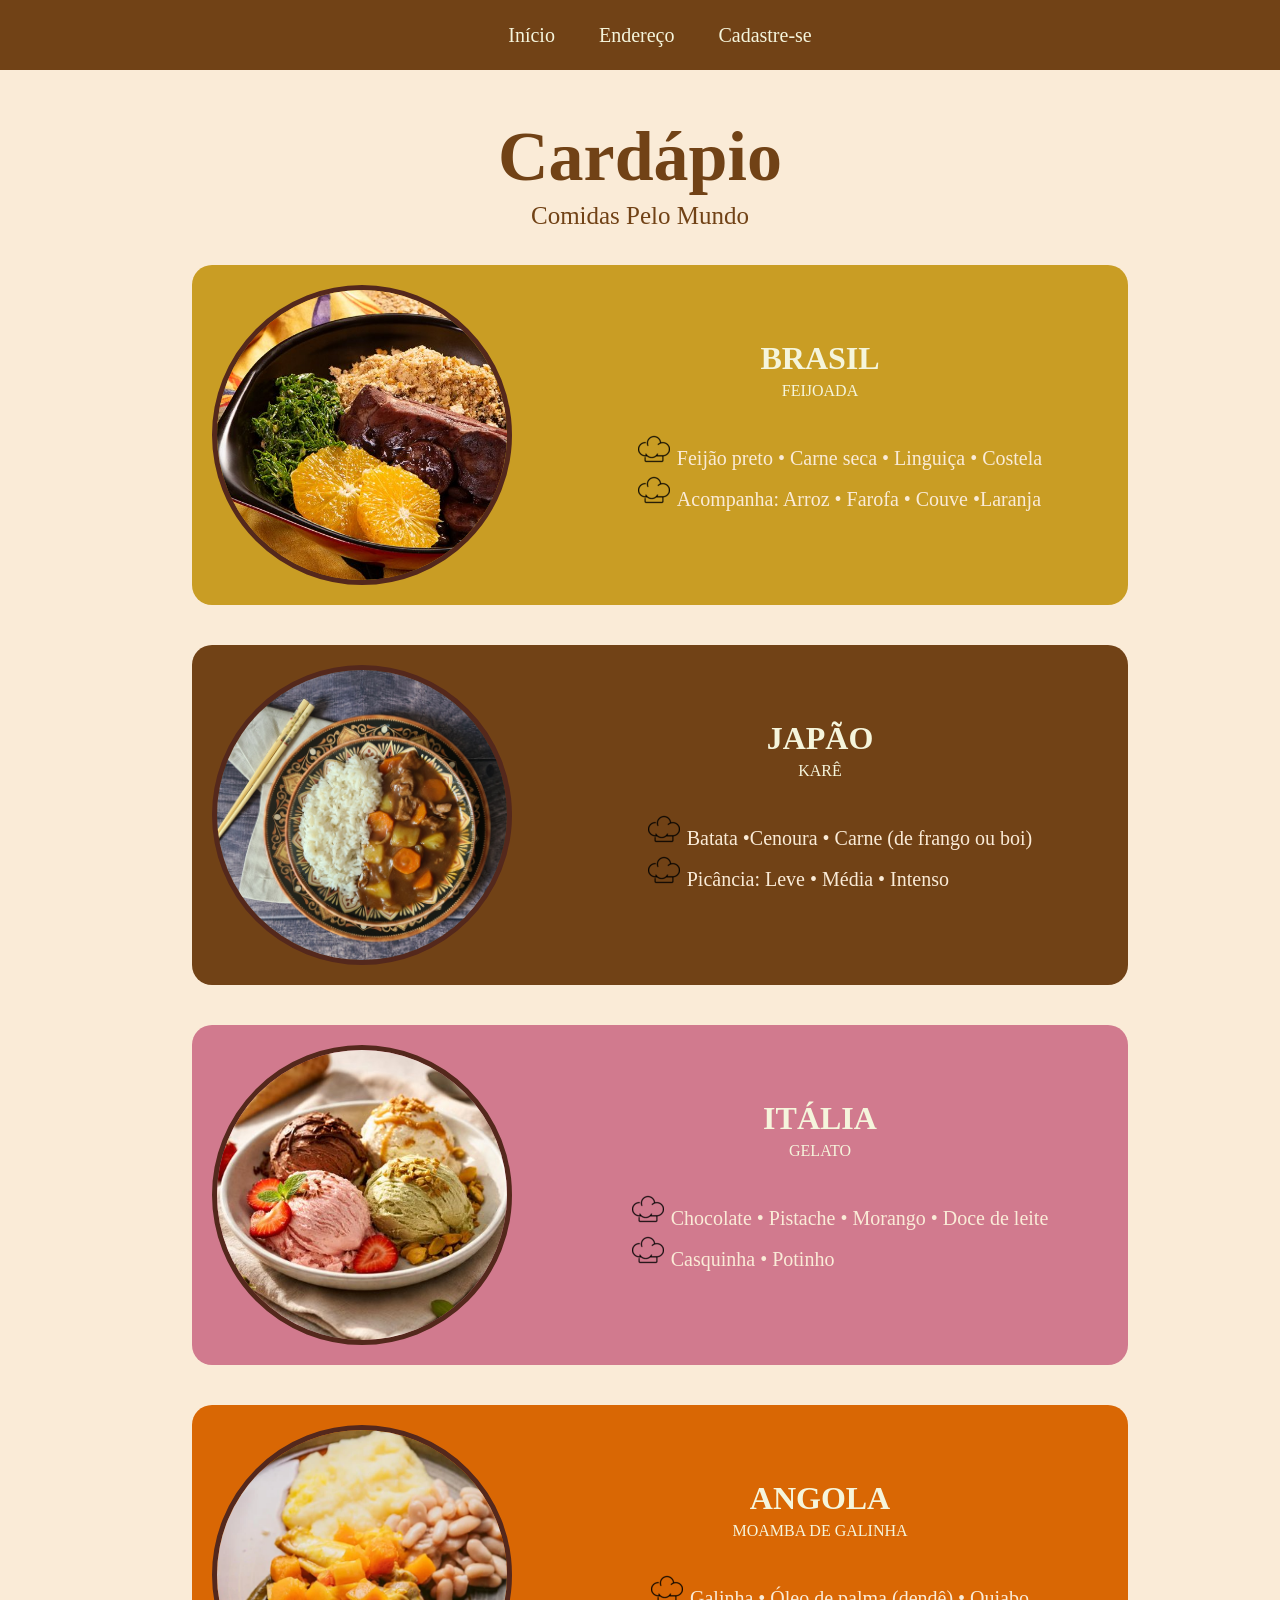
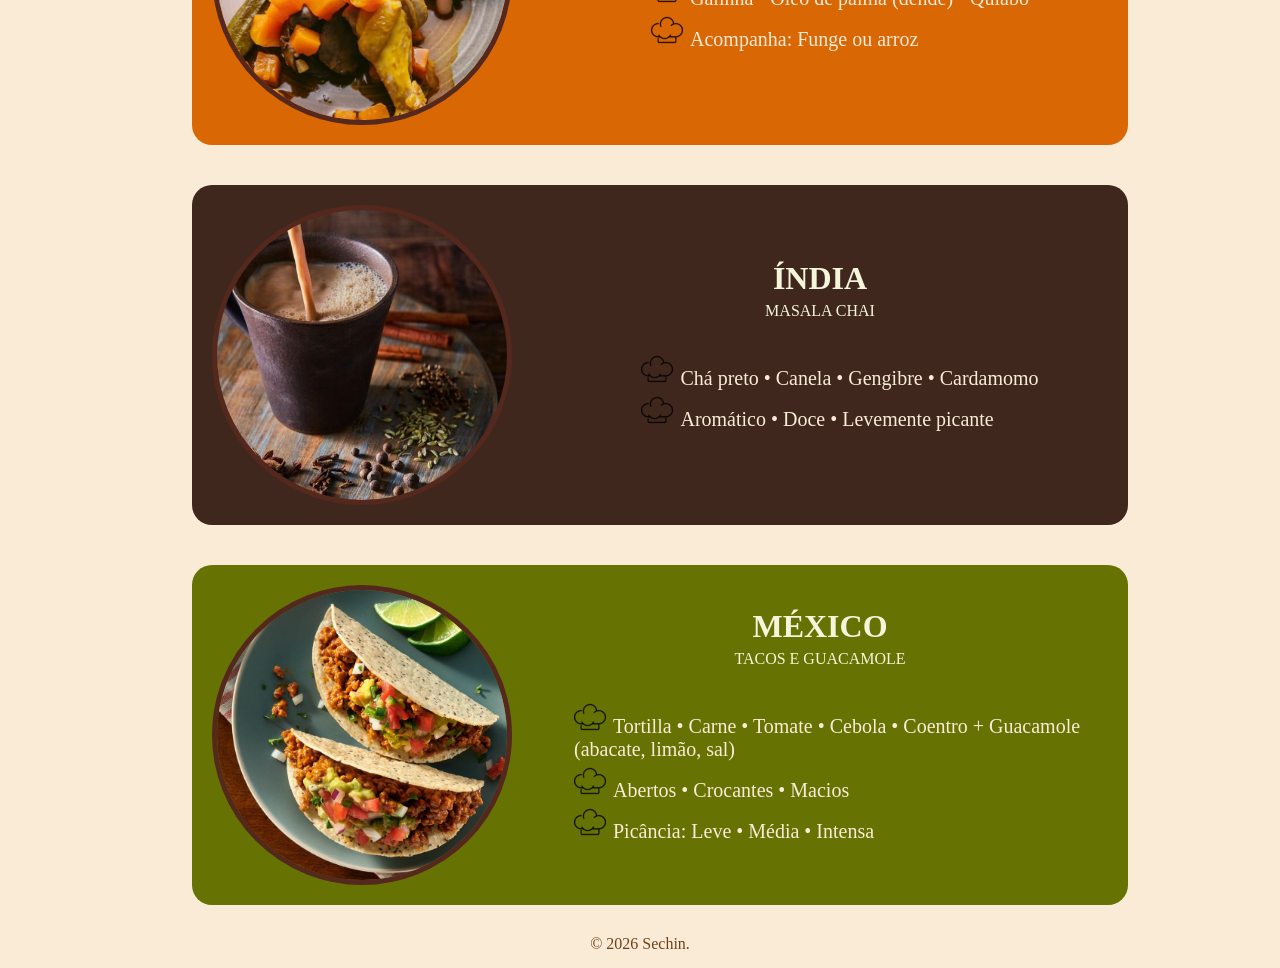
<file: index.html>
<!DOCTYPE html>
<html lang="pt-br">
<head>
    <meta charset="UTF-8">
    <meta name="viewport" content="width=device-width, initial-scale=1.0">
    <link rel="stylesheet" href="src/css/index.css">
    <link rel="icon" href="src/assets/Icon.png">
    <title>Cardápio</title>
</head>

<body>

    <header>

    <nav>
        <ul class="nav-lista">
        <li><a href="index.html"> Início </a></li>
        <li><a href="endereco.html"> Endereço </a></li>
        <li><a href="cadastro.html"> Cadastre-se </a></li>
        </ul>
    </nav>

    </header>
   
    <h1 id="cardapio">Cardápio</h1>
    <p class="subtitulo">Comidas Pelo Mundo</p>

    <section class="brasil" id="brasil">
        <img src="src/assets/Feijoada.jpg">
        <div class="conteudo">
            <h2>BRASIL</h2>
            <p>FEIJOADA</p>
            <ul>
                <li>Feijão preto • Carne seca • Linguiça • Costela</li>
                <li>Acompanha: Arroz • Farofa • Couve •Laranja</li>
            </ul>
        </div>
    </section>

    <section class="japao" id="japao">
        <img src="src/assets/Kare.jpg">
        <div class="conteudo">
            <h2>JAPÃO</h2>
            <p>KARÊ</p>
            <ul>
                <li>Batata •Cenoura • Carne (de frango ou boi)</li>
                <li>Picância: Leve • Média • Intenso</li>
            </ul>
        </div>
    </section>

    <section class="italia" id="italia">
        <img src="src/assets/Gelato.jpg">
        <div class="conteudo">
            <h2>ITÁLIA</h2>
            <p>GELATO</p>
            <ul>
                <li>Chocolate • Pistache • Morango • Doce de leite</li>
                <li>Casquinha • Potinho</li>
            </ul>
        </div>
    </section>

    <section class="angola" id="angola">
        <img src="src/assets/Moamba-Galinha.webp">
        <div class="conteudo">
            <h2>ANGOLA</h2>
            <p>MOAMBA DE GALINHA</p>
            <ul>
                <li>Galinha • Óleo de palma (dendê) • Quiabo</li>
                <li>Acompanha: Funge ou arroz</li>
            </ul>
        </div>
    </section>

    <section class="india" id="india">
        <img src="src/assets/Masala-Chai.jpg">
        <div class="conteudo">
            <h2>ÍNDIA</h2>
            <p>MASALA CHAI</p>
            <ul>
                <li>Chá preto • Canela • Gengibre • Cardamomo</li>
                <li>Aromático • Doce • Levemente picante</li>
            </ul>
        </div>
    </section>

    <section class="mexico" id="mexico">
        <img src="src/assets/Tacos.jpg">
        <div class="conteudo">
            <h2>MÉXICO</h2>
            <p>TACOS E GUACAMOLE</p>
            <ul>
                <li>Tortilla • Carne • Tomate • Cebola • Coentro + Guacamole (abacate, limão, sal)</li>
                <li>Abertos • Crocantes • Macios</li>
                <li>Picância: Leve • Média • Intensa</li>
            </ul>
        </div>
    </section>

    <footer>
    <p> &copy; 2026 Sechin. </p>
    </footer>

</body>
</html>
</file>
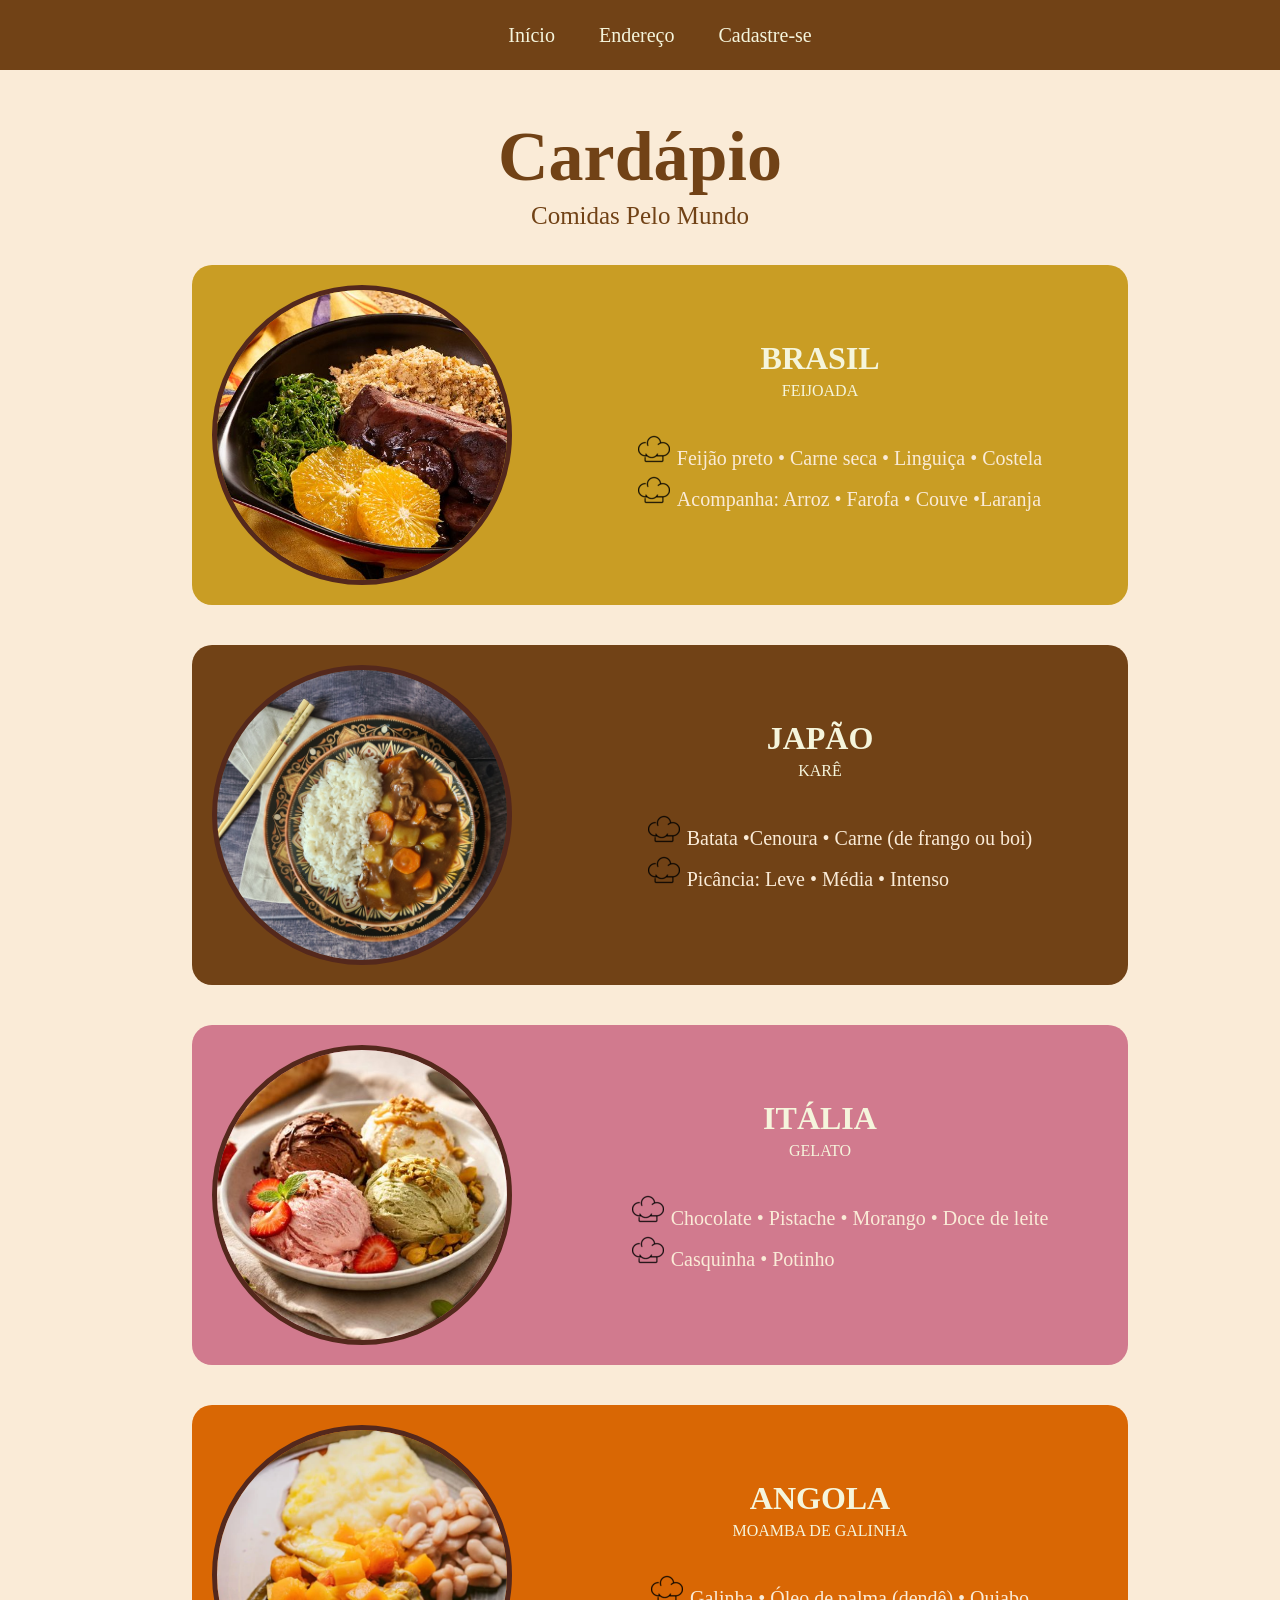
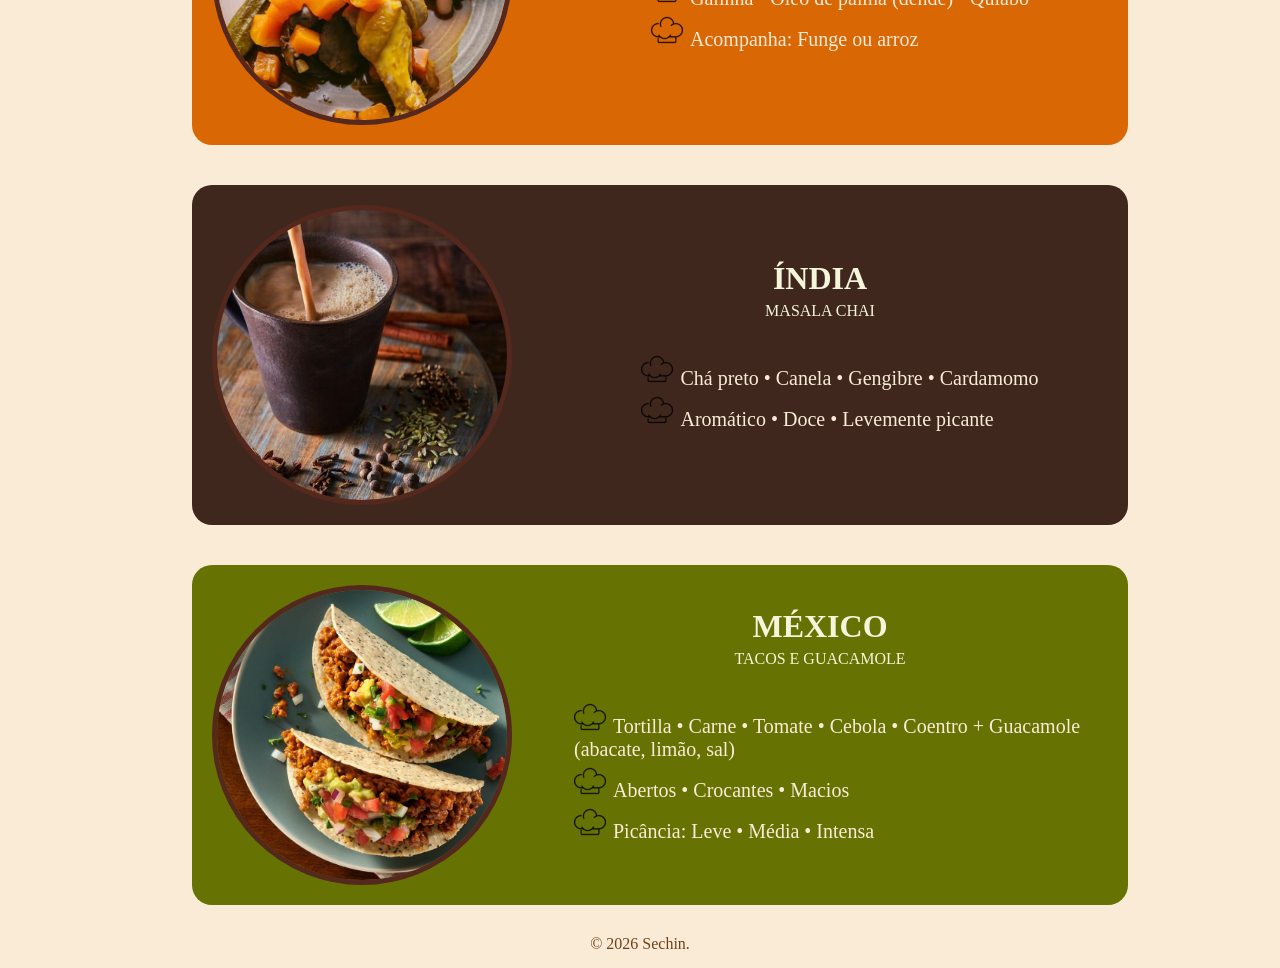
<file: src/pages/index.html>
<!DOCTYPE html>
<html lang="pt-br">
<head>
    <meta charset="UTF-8">
    <meta name="viewport" content="width=device-width, initial-scale=1.0">
    <link rel="stylesheet" href="/src/pages/css/index.css">
    <link rel="icon" href="/src/assets/Icon.png">
    <title>Cardápio</title>
</head>

<body>

    <header>

    <nav>
        <ul class="nav-lista">
        <li><a href="#cardapio"> Início </a></li>
        <!--
        <li><a href="#brasil"> Brasil </a></li>
        <li><a href="#japao"> Japão </a></li>
        <li><a href="#italia"> Itália </a></li>
        <li><a href="#angola"> Angola </a></li>
        <li><a href="#india"> Índia </a></li>
        <li><a href="#mexico"> México </a></li>
        -->
        <li><a href="/src/pages/endereco.html"> Endereço </a></li>
        <li><a href="/src/pages/cadastro.html"> Cadastre-se </a></li>
        </ul>
    </nav>

    </header>
   
    <h1 id="cardapio">Cardápio</h1>
    <p class="subtitulo">Comidas Pelo Mundo</p>

    <section class="brasil" id="brasil">
        <img src="/src/assets/Feijoada.jpg">
        <div class="conteudo">
            <h2>BRASIL</h2>
            <p>FEIJOADA</p>
            <ul>
                <li>Feijão preto • Carne seca • Linguiça • Costela</li>
                <li>Acompanha: Arroz • Farofa • Couve •Laranja</li>
            </ul>
        </div>
    </section>

    <section class="japao" id="japao">
        <img src="/src/assets/Kare.jpg">
        <div class="conteudo">
            <h2>JAPÃO</h2>
            <p>KARÊ</p>
            <ul>
                <li>Batata •Cenoura • Carne (de frango ou boi)</li>
                <li>Picância: Leve • Média • Intenso</li>
            </ul>
        </div>
    </section>

    <section class="italia" id="italia">
        <img src="/src/assets/Gelato.jpg">
        <div class="conteudo">
            <h2>ITÁLIA</h2>
            <p>GELATO</p>
            <ul>
                <li>Chocolate • Pistache • Morango • Doce de leite</li>
                <li>Casquinha • Potinho</li>
            </ul>
        </div>
    </section>

    <section class="angola" id="angola">
        <img src="/src/assets/Moamba-Galinha.webp">
        <div class="conteudo">
            <h2>ANGOLA</h2>
            <p>MOAMBA DE GALINHA</p>
            <ul>
                <li>Galinha • Óleo de palma (dendê) • Quiabo</li>
                <li>Acompanha: Funge ou arroz</li>
            </ul>
        </div>
    </section>

    <section class="india" id="india">
        <img src="/src/assets/Masala-Chai.jpg">
        <div class="conteudo">
            <h2>ÍNDIA</h2>
            <p>MASALA CHAI</p>
            <ul>
                <li>Chá preto • Canela • Gengibre • Cardamomo</li>
                <li>Aromático • Doce • Levemente picante</li>
            </ul>
        </div>
    </section>

    <section class="mexico" id="mexico">
        <img src="/src/assets/Tacos.jpg">
        <div class="conteudo">
            <h2>MÉXICO</h2>
            <p>TACOS E GUACAMOLE</p>
            <ul>
                <li>Tortilla • Carne • Tomate • Cebola • Coentro + Guacamole (abacate, limão, sal)</li>
                <li>Abertos • Crocantes • Macios</li>
                <li>Picância: Leve • Média • Intensa</li>
            </ul>
        </div>
    </section>

    <footer>
    <p> &copy; 2026 Sechin. </p>
    </footer>

</body>
</html>
</file>
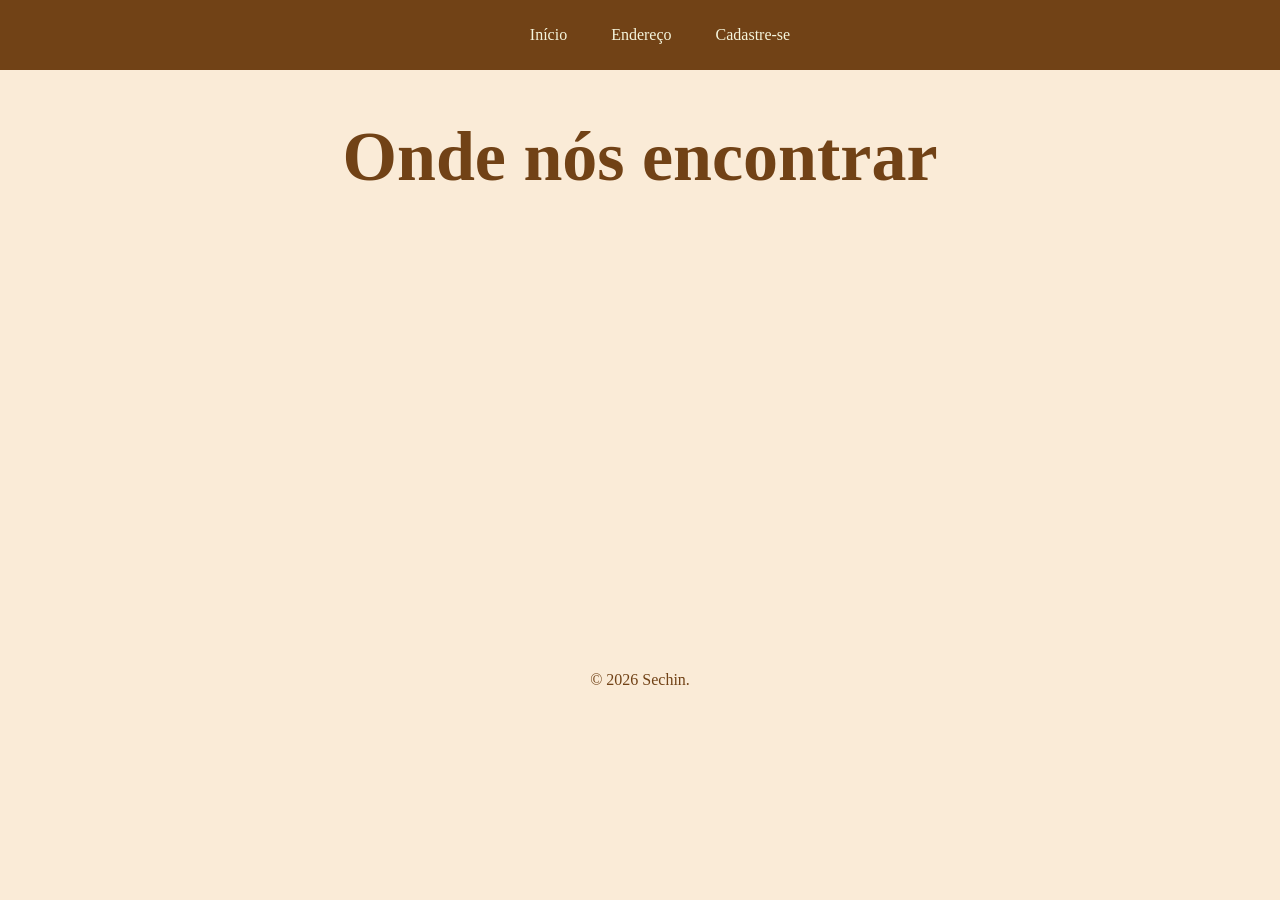
<file: endereco.html>
<!DOCTYPE html>
<html lang="pt-br">
<head>
    <meta charset="UTF-8">
    <meta name="viewport" content="width=device-width, initial-scale=1.0">
    <link rel="stylesheet" href="src/css/endereço.css">
    <link rel="icon" href="src/assets/Icon.png">
    <title>Cardápio</title>
</head>

<body>

    <header>

    <nav>
        <ul class="nav-lista">
        <li><a href="index.html"> Início </a></li>
        <li><a href="endereco.html"> Endereço </a></li>
        <li><a href="cadastro.html"> Cadastre-se </a></li>
        </ul>
    </nav>
    
    </header>

    <h1 id="endereço" class="cardapio1">Onde nós encontrar</h1>


    <iframe src="https://www.google.com/maps/embed?pb=!1m18!1m12!1m3!1d3658.3127235779248!2d-46.73303502525183!3d-23.521252160118795!2m3!1f0!2f0!3f0!3m2!1i1024!2i768!4f13.1!3m3!1m2!1s0x94cef8c040eab571%3A0xd053f5cbc9f751ea!2sR.%20Guaip%C3%A1%20-%20Vila%20Leopoldina%2C%20S%C3%A3o%20Paulo%20-%20SP%2C%2005089-001!5e0!3m2!1spt-BR!2sbr!4v1776469740683!5m2!1spt-BR!2sbr" allowfullscreen="" loading="lazy"></iframe>

    <footer>
    <p> &copy; 2026 Sechin. </p>
    </footer>

</body>
</html>
</file>
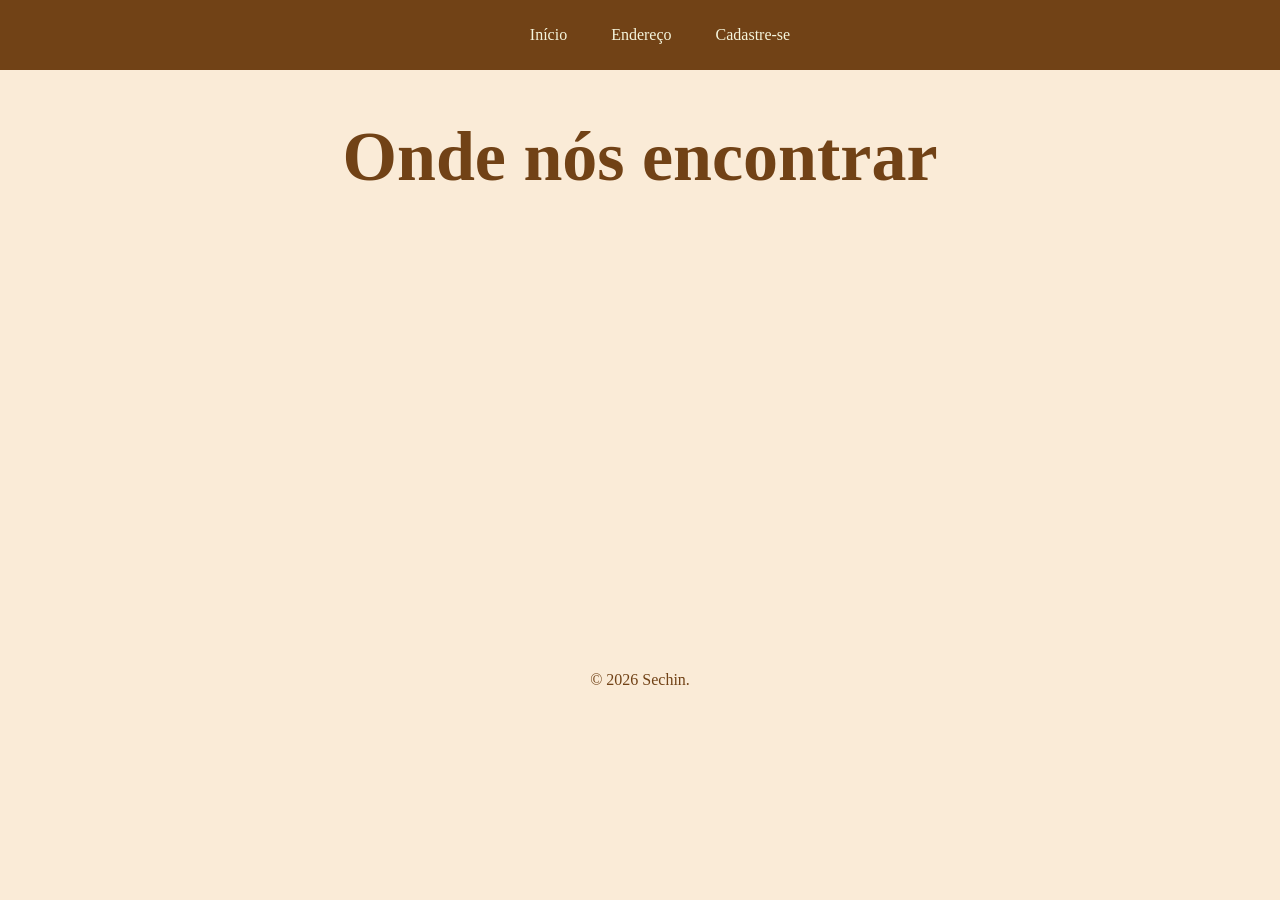
<file: src/pages/endereco.html>
<!DOCTYPE html>
<html lang="pt-br">
<head>
    <meta charset="UTF-8">
    <meta name="viewport" content="width=device-width, initial-scale=1.0">
    <link rel="stylesheet" href="/src/pages/css/endereço.css">
    <link rel="icon" href="/src/assets/Icon.png">
    <title>Cardápio</title>
</head>

<body>

    <header>

    <nav>
        <ul class="nav-lista">
        <li><a href="/index.html"> Início </a></li>
        <!--
        <li><a href="#brasil"> Brasil </a></li>
        <li><a href="#japao"> Japão </a></li>
        <li><a href="#italia"> Itália </a></li>
        <li><a href="#angola"> Angola </a></li>
        <li><a href="#india"> Índia </a></li>
        <li><a href="#mexico"> México </a></li>
        -->
        <li><a href="/src/pages/endereco.html"> Endereço </a></li>
        <li><a href="/src/pages/cadastro.html"> Cadastre-se </a></li>
        </ul>
    </nav>
    
    </header>

    <h1 id="endereço" class="cardapio1">Onde nós encontrar</h1>


    <iframe src="https://www.google.com/maps/embed?pb=!1m18!1m12!1m3!1d3658.3127235779248!2d-46.73303502525183!3d-23.521252160118795!2m3!1f0!2f0!3f0!3m2!1i1024!2i768!4f13.1!3m3!1m2!1s0x94cef8c040eab571%3A0xd053f5cbc9f751ea!2sR.%20Guaip%C3%A1%20-%20Vila%20Leopoldina%2C%20S%C3%A3o%20Paulo%20-%20SP%2C%2005089-001!5e0!3m2!1spt-BR!2sbr!4v1776469740683!5m2!1spt-BR!2sbr" allowfullscreen="" loading="lazy"></iframe>

    <footer>
    <p> &copy; 2026 Sechin. </p>
    </footer>

</body>
</html>
</file>
<file: src/css/index.css>
* {
    scroll-behavior: smooth;
}

header {
    display: flex;
    justify-content: center;
    align-items: center;
    height: 70px;
    width: 100%;
    background-color: #714216;
    position: fixed;
    z-index: 10;
    top: 0;
}

.nav-lista li {
    display: inline-flex;
    list-style: none;
    padding-inline: 20px;
    justify-content: center;
    text-align: center;
}


a {
    text-decoration: none;
    color: beige;
}

a:hover{
    font-weight: bold; 
}

.brasil:hover,
.japao:hover,
.italia:hover,
.angola:hover,
.india:hover,
.mexico:hover 
{
    transform: scale(1.01); /* multiplica o tamanho da section pelo fator dado, aumentando desde o centro sem afetar o layout */
}

:target {
  scroll-margin-top: 110px;
}

h1 {
    color: #714216;
    font-size: 70px;
    text-align: center;
    margin-bottom: 5px;
}

h2 {
    color: beige;
    font-size: 32px;
    margin-bottom: 5px; /*determina espaçamento quanto ao elemento de baixo*/
    margin-top: 0px;
}

.subtitulo {
    color: #714216;
    font-size: 25px;
    text-align: center;
    margin-top: 0;
}


p {
    color: beige;
    font-size: 16px;
    margin-bottom: 10px; /*determina espaçamento quanto ao elemento de baixo*/
    margin-top: 0;
    padding-bottom: 5px;
}

body {
    background-color: antiquewhite;
    margin: 0;
    padding-top: 70px; /* mesma altura do header */
}


img {
    width: 290px;
    height: 290px;
    border-radius: 50%;
    object-fit: cover;
    border: 5px solid #54281C;
}

section {
    display: inline-flex;
    align-items: center;
    gap: 20px; /*estabele espaçamento entre linhas e colunas*/
    margin: 20px auto; /*define o espaçamento entre cada uma das sections*/
    width: 70%;
    margin-left: 15%;
    padding: 20px; /*define espaçamento interno (conteúdo/borda)*/
    border-radius: 20px;
}

.descriçoes li {
    list-style: none;
    margin-top: 0;
    padding-left: 1px; /*espaçamento entre imagem e texto (da esquerda para direita)*/
}


li {
    list-style-image: url('/src/assets/Icon.png'); 
    list-style-position: inside; 
    color:antiquewhite;
    padding: 2px; /*espaçamento entre cada uma das linhas*/
    font-size: 20px;
    text-align: left;
}

.conteudo { /*determina que tudo dentro da classe (<img>, <h2>, <p> e <ul>/<li>) fiquem centralizados*/
    display: flex;
    flex-direction: column;
    justify-content: center;
    align-items: center;
    width: 100%;
    text-align: center;
}

.brasil {
    background-color: #C99D24;
}

.japao { 
    background-color: #714216;
}
.italia { 
    background-color: #d17a8e;
 }
.angola { 
    background-color: #D96704;
}
.india { 
    background-color: #40271E;
}
.mexico { 
    background-color: #667302;
}

iframe{
    width: 70%;
    margin-left: 15%;
    height: 400px;
    border: 0;
    margin-top: 20px;
}

footer {
    text-align: center;
    font-size: 10px;
    padding: 10px;
    margin-bottom: 0;
}

footer p {
    color: #714216;
    margin: 0;
}
</file>
<file: src/pages/css/index.css>
* {
    scroll-behavior: smooth;
}

header {
    display: flex;
    justify-content: center;
    align-items: center;
    height: 70px;
    width: 100%;
    background-color: #714216;
    position: fixed;
    z-index: 10;
    top: 0;
}

.nav-lista li {
    display: inline-flex;
    list-style: none;
    padding-inline: 20px;
    justify-content: center;
    text-align: center;
}


a {
    text-decoration: none;
    color: beige;
}

a:hover{
    font-weight: bold; 
}

.brasil:hover,
.japao:hover,
.italia:hover,
.angola:hover,
.india:hover,
.mexico:hover 
{
    transform: scale(1.01); /* multiplica o tamanho da section pelo fator dado, aumentando desde o centro sem afetar o layout */
}

:target {
  scroll-margin-top: 110px;
}

h1 {
    color: #714216;
    font-size: 70px;
    text-align: center;
    margin-bottom: 5px;
}

h2 {
    color: beige;
    font-size: 32px;
    margin-bottom: 5px; /*determina espaçamento quanto ao elemento de baixo*/
    margin-top: 0px;
}

.subtitulo {
    color: #714216;
    font-size: 25px;
    text-align: center;
    margin-top: 0;
}


p {
    color: beige;
    font-size: 16px;
    margin-bottom: 10px; /*determina espaçamento quanto ao elemento de baixo*/
    margin-top: 0;
    padding-bottom: 5px;
}

body {
    background-color: antiquewhite;
    margin: 0;
    padding-top: 70px; /* mesma altura do header */
}


img {
    width: 290px;
    height: 290px;
    border-radius: 50%;
    object-fit: cover;
    border: 5px solid #54281C;
}

section {
    display: inline-flex;
    align-items: center;
    gap: 20px; /*estabele espaçamento entre linhas e colunas*/
    margin: 20px auto; /*define o espaçamento entre cada uma das sections*/
    width: 70%;
    margin-left: 15%;
    padding: 20px; /*define espaçamento interno (conteúdo/borda)*/
    border-radius: 20px;
}

.descriçoes li {
    list-style: none;
    margin-top: 0;
    padding-left: 1px; /*espaçamento entre imagem e texto (da esquerda para direita)*/
}


li {
    list-style-image: url('/src/assets/Icon.png'); 
    list-style-position: inside; 
    color:antiquewhite;
    padding: 2px; /*espaçamento entre cada uma das linhas*/
    font-size: 20px;
    text-align: left;
}

.conteudo { /*determina que tudo dentro da classe (<img>, <h2>, <p> e <ul>/<li>) fiquem centralizados*/
    display: flex;
    flex-direction: column;
    justify-content: center;
    align-items: center;
    width: 100%;
    text-align: center;
}

.brasil {
    background-color: #C99D24;
}

.japao { 
    background-color: #714216;
}
.italia { 
    background-color: #d17a8e;
 }
.angola { 
    background-color: #D96704;
}
.india { 
    background-color: #40271E;
}
.mexico { 
    background-color: #667302;
}

iframe{
    width: 70%;
    margin-left: 15%;
    height: 400px;
    border: 0;
    margin-top: 20px;
}

footer {
    text-align: center;
    font-size: 10px;
    padding: 10px;
    margin-bottom: 0;
}

footer p {
    color: #714216;
    margin: 0;
}
</file>
<file: src/css/endereço.css>
* {
    scroll-behavior: smooth;
}

header {
    display: flex;
    justify-content: center;
    align-items: center;
    height: 70px;
    width: 100%;
    background-color: #714216;
    position: fixed;
    z-index: 10;
    top: 0;
}

.nav-lista li {
    display: inline-flex;
    list-style: none;
    padding-inline: 20px;
    justify-content: center;
    text-align: center;
}


a {
    text-decoration: none;
    color: beige;
}

a:hover{
    font-weight: bold; 
}

:target {
  scroll-margin-top: 110px;
}

h1 {
    color: #714216;
    font-size: 70px;
    text-align: center;
    margin-bottom: 30px;
}

body {
    background-color: antiquewhite;
    margin: 0;
    padding-top: 70px; /* mesma altura do header */
}

iframe{
    width: 70%;
    margin-left: 15%;
    height: 400px;
    border: 0;
    margin-top: 20px;
}

p {
    color: beige;
    font-size: 16px;
    margin-bottom: 10px; /*determina espaçamento quanto ao elemento de baixo*/
    margin-top: 0;
    padding-bottom: 5px;
}

footer {
    text-align: center;
    font-size: 10px;
    padding: 10px;
    margin-bottom: 0;
    margin-top: 10px;
}

footer p {
    color: #714216;
    margin: 0;
}
</file>
<file: src/pages/css/endereço.css>
* {
    scroll-behavior: smooth;
}

header {
    display: flex;
    justify-content: center;
    align-items: center;
    height: 70px;
    width: 100%;
    background-color: #714216;
    position: fixed;
    z-index: 10;
    top: 0;
}

.nav-lista li {
    display: inline-flex;
    list-style: none;
    padding-inline: 20px;
    justify-content: center;
    text-align: center;
}


a {
    text-decoration: none;
    color: beige;
}

a:hover{
    font-weight: bold; 
}

:target {
  scroll-margin-top: 110px;
}

h1 {
    color: #714216;
    font-size: 70px;
    text-align: center;
    margin-bottom: 30px;
}

body {
    background-color: antiquewhite;
    margin: 0;
    padding-top: 70px; /* mesma altura do header */
}

iframe{
    width: 70%;
    margin-left: 15%;
    height: 400px;
    border: 0;
    margin-top: 20px;
}

p {
    color: beige;
    font-size: 16px;
    margin-bottom: 10px; /*determina espaçamento quanto ao elemento de baixo*/
    margin-top: 0;
    padding-bottom: 5px;
}

footer {
    text-align: center;
    font-size: 10px;
    padding: 10px;
    margin-bottom: 0;
    margin-top: 10px;
}

footer p {
    color: #714216;
    margin: 0;
}
</file>
